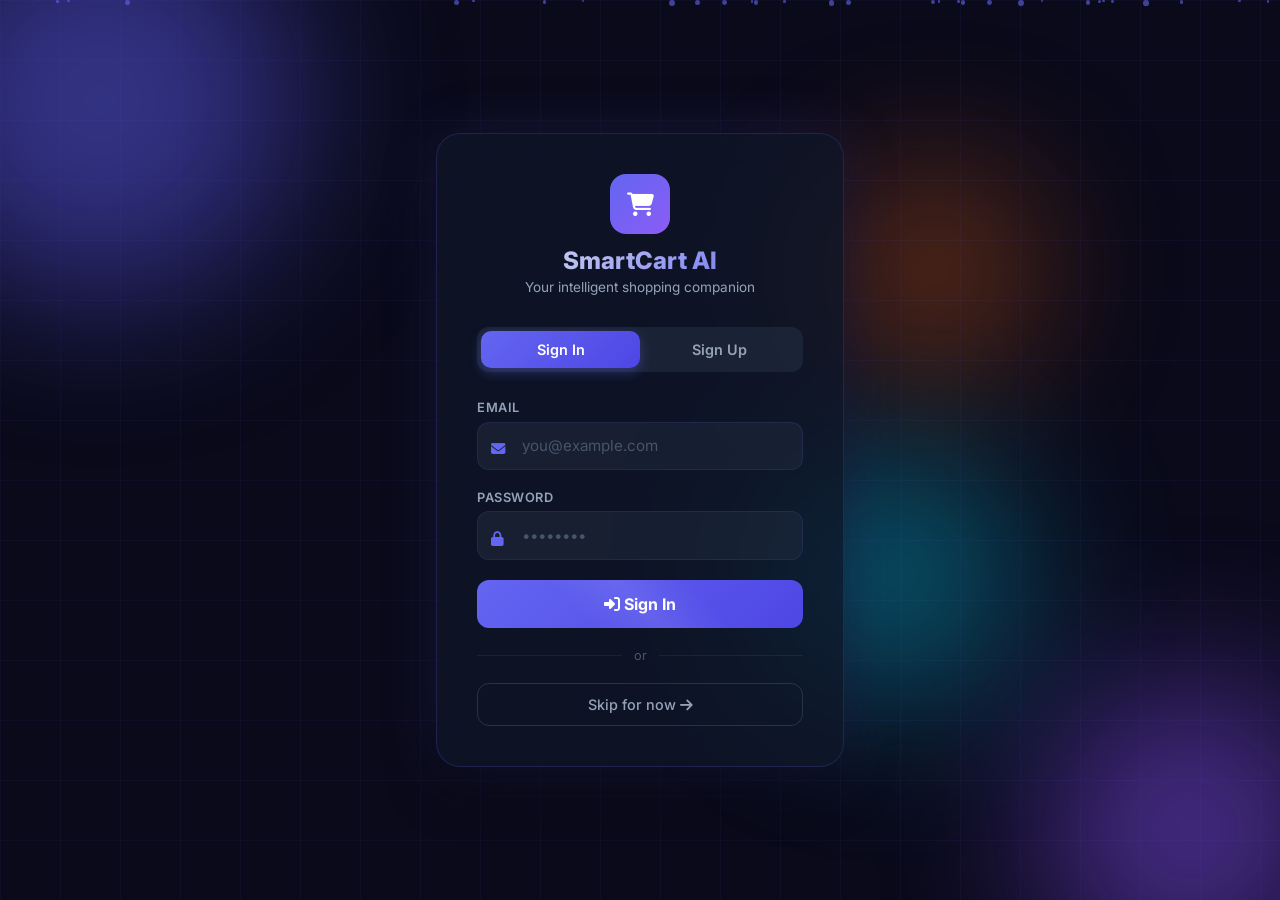
<file: static/login.html>
<!DOCTYPE html>
<html lang="en">

<head>
    <meta charset="UTF-8">
    <meta name="viewport" content="width=device-width, initial-scale=1.0">
    <title>SmartCart AI – Login</title>
    <meta name="description" content="Sign in or create an account to access SmartCart AI">
    <link href="https://fonts.googleapis.com/css2?family=Inter:wght@400;500;600;700;800&display=swap" rel="stylesheet">
    <link rel="stylesheet" href="https://cdnjs.cloudflare.com/ajax/libs/font-awesome/6.4.0/css/all.min.css">
    <style>
        /* ═══════════════════════════════════════════════
           RESET & BASE
           ═══════════════════════════════════════════════ */
        *,
        *::before,
        *::after {
            margin: 0;
            padding: 0;
            box-sizing: border-box;
        }

        body {
            font-family: 'Inter', sans-serif;
            min-height: 100vh;
            display: flex;
            align-items: center;
            justify-content: center;
            overflow: hidden;
            background: #0a0a1a;
            color: #e2e8f0;
        }

        /* ═══════════════════════════════════════════════
           ANIMATED BACKGROUND – Floating Orbs
           ═══════════════════════════════════════════════ */
        .bg-canvas {
            position: fixed;
            top: 0;
            left: 0;
            width: 100%;
            height: 100%;
            z-index: 0;
            pointer-events: none;
        }

        .orb {
            position: absolute;
            border-radius: 50%;
            filter: blur(80px);
            opacity: 0.5;
            animation: float 8s ease-in-out infinite;
        }

        .orb-1 {
            width: 400px;
            height: 400px;
            background: radial-gradient(circle, #6366f1, #4f46e5);
            top: -100px;
            left: -100px;
            animation-delay: 0s;
            animation-duration: 12s;
        }

        .orb-2 {
            width: 300px;
            height: 300px;
            background: radial-gradient(circle, #8b5cf6, #7c3aed);
            bottom: -80px;
            right: -60px;
            animation-delay: -3s;
            animation-duration: 10s;
        }

        .orb-3 {
            width: 250px;
            height: 250px;
            background: radial-gradient(circle, #06b6d4, #0891b2);
            top: 50%;
            left: 60%;
            animation-delay: -5s;
            animation-duration: 14s;
        }

        .orb-4 {
            width: 180px;
            height: 180px;
            background: radial-gradient(circle, #f97316, #ea580c);
            top: 20%;
            right: 20%;
            animation-delay: -2s;
            animation-duration: 9s;
        }

        @keyframes float {

            0%,
            100% {
                transform: translate(0, 0) scale(1);
            }

            25% {
                transform: translate(30px, -40px) scale(1.05);
            }

            50% {
                transform: translate(-20px, 20px) scale(0.95);
            }

            75% {
                transform: translate(15px, 30px) scale(1.02);
            }
        }

        /* Grid Lines Background */
        .grid-bg {
            position: fixed;
            top: 0;
            left: 0;
            width: 100%;
            height: 100%;
            background-image:
                linear-gradient(rgba(99, 102, 241, 0.05) 1px, transparent 1px),
                linear-gradient(90deg, rgba(99, 102, 241, 0.05) 1px, transparent 1px);
            background-size: 60px 60px;
            z-index: 0;
        }

        /* Floating Particles */
        .particles {
            position: fixed;
            top: 0;
            left: 0;
            width: 100%;
            height: 100%;
            z-index: 0;
            overflow: hidden;
        }

        .particle {
            position: absolute;
            width: 4px;
            height: 4px;
            background: rgba(99, 102, 241, 0.6);
            border-radius: 50%;
            animation: rise linear infinite;
        }

        @keyframes rise {
            0% {
                transform: translateY(100vh) scale(0);
                opacity: 0;
            }

            10% {
                opacity: 1;
            }

            90% {
                opacity: 1;
            }

            100% {
                transform: translateY(-10vh) scale(1);
                opacity: 0;
            }
        }

        /* ═══════════════════════════════════════════════
           LOGIN CARD
           ═══════════════════════════════════════════════ */
        .login-wrapper {
            position: relative;
            z-index: 10;
            width: 100%;
            max-width: 440px;
            padding: 1rem;
        }

        .login-card {
            background: rgba(15, 23, 42, 0.75);
            backdrop-filter: blur(20px);
            -webkit-backdrop-filter: blur(20px);
            border: 1px solid rgba(99, 102, 241, 0.2);
            border-radius: 24px;
            padding: 2.5rem;
            box-shadow:
                0 0 60px rgba(99, 102, 241, 0.15),
                0 25px 50px rgba(0, 0, 0, 0.4);
            animation: cardIn 0.8s cubic-bezier(0.16, 1, 0.3, 1) forwards;
            opacity: 0;
            transform: translateY(40px);
        }

        @keyframes cardIn {
            to {
                opacity: 1;
                transform: translateY(0);
            }
        }

        /* Logo */
        .brand {
            text-align: center;
            margin-bottom: 2rem;
        }

        .brand-icon {
            width: 60px;
            height: 60px;
            background: linear-gradient(135deg, #6366f1, #8b5cf6);
            border-radius: 16px;
            display: inline-flex;
            align-items: center;
            justify-content: center;
            font-size: 1.5rem;
            color: white;
            margin-bottom: 0.75rem;
            animation: iconPulse 3s ease-in-out infinite;
        }

        @keyframes iconPulse {

            0%,
            100% {
                box-shadow: 0 0 0 0 rgba(99, 102, 241, 0.4);
            }

            50% {
                box-shadow: 0 0 0 12px rgba(99, 102, 241, 0);
            }
        }

        .brand h1 {
            font-size: 1.5rem;
            font-weight: 800;
            background: linear-gradient(135deg, #e2e8f0, #6366f1);
            -webkit-background-clip: text;
            -webkit-text-fill-color: transparent;
            background-clip: text;
        }

        .brand p {
            color: #94a3b8;
            font-size: 0.85rem;
            margin-top: 0.25rem;
        }

        /* Tab Toggle */
        .tab-toggle {
            display: flex;
            background: rgba(30, 41, 59, 0.8);
            border-radius: 12px;
            padding: 4px;
            margin-bottom: 1.75rem;
        }

        .tab-btn {
            flex: 1;
            padding: 0.65rem;
            border: none;
            background: transparent;
            color: #94a3b8;
            font-family: 'Inter', sans-serif;
            font-weight: 600;
            font-size: 0.9rem;
            border-radius: 10px;
            cursor: pointer;
            transition: all 0.3s;
        }

        .tab-btn.active {
            background: linear-gradient(135deg, #6366f1, #4f46e5);
            color: white;
            box-shadow: 0 4px 12px rgba(99, 102, 241, 0.35);
        }

        /* Forms */
        .form-section {
            display: none;
            animation: fadeSlideIn 0.4s ease forwards;
        }

        .form-section.active {
            display: block;
        }

        @keyframes fadeSlideIn {
            from {
                opacity: 0;
                transform: translateX(15px);
            }

            to {
                opacity: 1;
                transform: translateX(0);
            }
        }

        .input-group {
            margin-bottom: 1.25rem;
            position: relative;
        }

        .input-group label {
            display: block;
            font-size: 0.8rem;
            font-weight: 600;
            color: #94a3b8;
            margin-bottom: 0.4rem;
            text-transform: uppercase;
            letter-spacing: 0.5px;
        }

        .input-group input {
            width: 100%;
            padding: 0.85rem 1rem 0.85rem 2.75rem;
            background: rgba(30, 41, 59, 0.6);
            border: 1px solid rgba(99, 102, 241, 0.15);
            border-radius: 12px;
            color: #e2e8f0;
            font-family: 'Inter', sans-serif;
            font-size: 0.95rem;
            outline: none;
            transition: all 0.3s;
        }

        .input-group input:focus {
            border-color: #6366f1;
            box-shadow: 0 0 0 3px rgba(99, 102, 241, 0.15);
        }

        .input-group input::placeholder {
            color: #475569;
        }

        .input-group .input-icon {
            position: absolute;
            bottom: 0.85rem;
            left: 0.9rem;
            color: #6366f1;
            font-size: 0.9rem;
        }

        /* Buttons */
        .btn-submit {
            width: 100%;
            padding: 0.9rem;
            background: linear-gradient(135deg, #6366f1, #4f46e5);
            color: white;
            border: none;
            border-radius: 12px;
            font-family: 'Inter', sans-serif;
            font-size: 1rem;
            font-weight: 700;
            cursor: pointer;
            transition: all 0.3s;
            position: relative;
            overflow: hidden;
        }

        .btn-submit:hover {
            transform: translateY(-2px);
            box-shadow: 0 8px 25px rgba(99, 102, 241, 0.4);
        }

        .btn-submit:active {
            transform: translateY(0);
        }

        /* Shimmer effect on button */
        .btn-submit::after {
            content: '';
            position: absolute;
            top: -50%;
            left: -50%;
            width: 200%;
            height: 200%;
            background: linear-gradient(transparent,
                    rgba(255, 255, 255, 0.08),
                    transparent);
            transform: rotate(45deg);
            animation: shimmer 3s ease-in-out infinite;
        }

        @keyframes shimmer {
            0% {
                transform: translateX(-100%) rotate(45deg);
            }

            100% {
                transform: translateX(100%) rotate(45deg);
            }
        }

        .btn-skip {
            display: block;
            width: 100%;
            margin-top: 0.75rem;
            padding: 0.75rem;
            background: transparent;
            border: 1px solid rgba(148, 163, 184, 0.2);
            border-radius: 12px;
            color: #94a3b8;
            font-family: 'Inter', sans-serif;
            font-size: 0.9rem;
            font-weight: 500;
            cursor: pointer;
            transition: all 0.3s;
        }

        .btn-skip:hover {
            border-color: rgba(148, 163, 184, 0.4);
            color: #e2e8f0;
            background: rgba(30, 41, 59, 0.4);
        }

        /* Divider */
        .divider {
            display: flex;
            align-items: center;
            gap: 0.75rem;
            margin: 1.25rem 0;
            color: #475569;
            font-size: 0.8rem;
        }

        .divider::before,
        .divider::after {
            content: '';
            flex: 1;
            height: 1px;
            background: rgba(99, 102, 241, 0.15);
        }

        /* Error/Success messages */
        .msg {
            text-align: center;
            font-size: 0.85rem;
            margin-top: 1rem;
            padding: 0.6rem;
            border-radius: 8px;
            display: none;
        }

        .msg.error {
            display: block;
            background: rgba(239, 68, 68, 0.1);
            color: #f87171;
            border: 1px solid rgba(239, 68, 68, 0.2);
        }

        .msg.success {
            display: block;
            background: rgba(16, 185, 129, 0.1);
            color: #34d399;
            border: 1px solid rgba(16, 185, 129, 0.2);
        }

        /* Responsive */
        @media (max-width: 480px) {
            .login-card {
                padding: 1.75rem;
            }
        }
    </style>
</head>

<body>

    <!-- Animated Background -->
    <div class="bg-canvas">
        <div class="orb orb-1"></div>
        <div class="orb orb-2"></div>
        <div class="orb orb-3"></div>
        <div class="orb orb-4"></div>
    </div>
    <div class="grid-bg"></div>
    <div class="particles" id="particles"></div>

    <!-- Login Card -->
    <div class="login-wrapper">
        <div class="login-card">
            <!-- Brand -->
            <div class="brand">
                <div class="brand-icon"><i class="fa-solid fa-cart-shopping"></i></div>
                <h1>SmartCart AI</h1>
                <p>Your intelligent shopping companion</p>
            </div>

            <!-- Tab Toggle -->
            <div class="tab-toggle">
                <button class="tab-btn active" id="tabSignIn" onclick="switchTab('signin')">Sign In</button>
                <button class="tab-btn" id="tabSignUp" onclick="switchTab('signup')">Sign Up</button>
            </div>

            <!-- Sign In Form -->
            <div class="form-section active" id="signinForm">
                <form onsubmit="handleSignIn(event)">
                    <div class="input-group">
                        <label>Email</label>
                        <i class="fa-solid fa-envelope input-icon"></i>
                        <input type="email" id="loginEmail" placeholder="you@example.com" required>
                    </div>
                    <div class="input-group">
                        <label>Password</label>
                        <i class="fa-solid fa-lock input-icon"></i>
                        <input type="password" id="loginPassword" placeholder="••••••••" required>
                    </div>
                    <button type="submit" class="btn-submit">
                        <i class="fa-solid fa-right-to-bracket"></i> Sign In
                    </button>
                </form>

                <div class="divider">or</div>
                <button class="btn-skip" onclick="skipLogin()">
                    Skip for now <i class="fa-solid fa-arrow-right"></i>
                </button>

                <div class="msg" id="signinMsg"></div>
            </div>

            <!-- Sign Up Form -->
            <div class="form-section" id="signupForm">
                <form onsubmit="handleSignUp(event)">
                    <div class="input-group">
                        <label>Full Name</label>
                        <i class="fa-solid fa-user input-icon"></i>
                        <input type="text" id="signupName" placeholder="John Doe" required>
                    </div>
                    <div class="input-group">
                        <label>Email</label>
                        <i class="fa-solid fa-envelope input-icon"></i>
                        <input type="email" id="signupEmail" placeholder="you@example.com" required>
                    </div>
                    <div class="input-group">
                        <label>Password</label>
                        <i class="fa-solid fa-lock input-icon"></i>
                        <input type="password" id="signupPassword" placeholder="Min 6 characters" minlength="6"
                            required>
                    </div>
                    <button type="submit" class="btn-submit">
                        <i class="fa-solid fa-user-plus"></i> Create Account
                    </button>
                </form>

                <div class="divider">or</div>
                <button class="btn-skip" onclick="skipLogin()">
                    Skip for now <i class="fa-solid fa-arrow-right"></i>
                </button>

                <div class="msg" id="signupMsg"></div>
            </div>
        </div>
    </div>

    <script>
        // ─── Floating Particles ───────────────────────
        const particlesContainer = document.getElementById('particles');
        for (let i = 0; i < 30; i++) {
            const p = document.createElement('div');
            p.className = 'particle';
            p.style.left = Math.random() * 100 + '%';
            p.style.animationDuration = (6 + Math.random() * 10) + 's';
            p.style.animationDelay = Math.random() * 8 + 's';
            p.style.width = p.style.height = (2 + Math.random() * 4) + 'px';
            particlesContainer.appendChild(p);
        }

        // ─── Tab Switching ────────────────────────────
        function switchTab(tab) {
            const signinForm = document.getElementById('signinForm');
            const signupForm = document.getElementById('signupForm');
            const tabSignIn = document.getElementById('tabSignIn');
            const tabSignUp = document.getElementById('tabSignUp');

            if (tab === 'signin') {
                signinForm.classList.add('active');
                signupForm.classList.remove('active');
                tabSignIn.classList.add('active');
                tabSignUp.classList.remove('active');
            } else {
                signupForm.classList.add('active');
                signinForm.classList.remove('active');
                tabSignUp.classList.add('active');
                tabSignIn.classList.remove('active');
            }
        }

        // ─── Sign In ─────────────────────────────────
        async function handleSignIn(e) {
            e.preventDefault();
            const email = document.getElementById('loginEmail').value;
            const password = document.getElementById('loginPassword').value;
            const msgEl = document.getElementById('signinMsg');

            try {
                const resp = await fetch('/api/auth/signin', {
                    method: 'POST',
                    headers: { 'Content-Type': 'application/json' },
                    body: JSON.stringify({ email, password })
                });
                const data = await resp.json();

                if (data.success) {
                    msgEl.className = 'msg success';
                    msgEl.textContent = 'Welcome back! Redirecting...';
                    localStorage.setItem('smartcart_user', JSON.stringify(data.user));
                    setTimeout(() => window.location.href = '/dashboard', 800);
                } else {
                    msgEl.className = 'msg error';
                    msgEl.textContent = data.error || 'Invalid credentials.';
                }
            } catch (err) {
                msgEl.className = 'msg error';
                msgEl.textContent = 'Connection error. Is the server running?';
            }
        }

        // ─── Sign Up ─────────────────────────────────
        async function handleSignUp(e) {
            e.preventDefault();
            const name = document.getElementById('signupName').value;
            const email = document.getElementById('signupEmail').value;
            const password = document.getElementById('signupPassword').value;
            const msgEl = document.getElementById('signupMsg');

            try {
                const resp = await fetch('/api/auth/signup', {
                    method: 'POST',
                    headers: { 'Content-Type': 'application/json' },
                    body: JSON.stringify({ name, email, password })
                });
                const data = await resp.json();

                if (data.success) {
                    msgEl.className = 'msg success';
                    msgEl.textContent = 'Account created! Redirecting...';
                    localStorage.setItem('smartcart_user', JSON.stringify(data.user));
                    setTimeout(() => window.location.href = '/dashboard', 800);
                } else {
                    msgEl.className = 'msg error';
                    msgEl.textContent = data.error || 'Signup failed.';
                }
            } catch (err) {
                msgEl.className = 'msg error';
                msgEl.textContent = 'Connection error. Is the server running?';
            }
        }

        // ─── Skip Login ──────────────────────────────
        function skipLogin() {
            localStorage.setItem('smartcart_user', JSON.stringify({ name: 'Guest', email: 'guest@smartcart.ai', guest: true }));
            window.location.href = '/dashboard';
        }
    </script>
</body>

</html>
</file>
